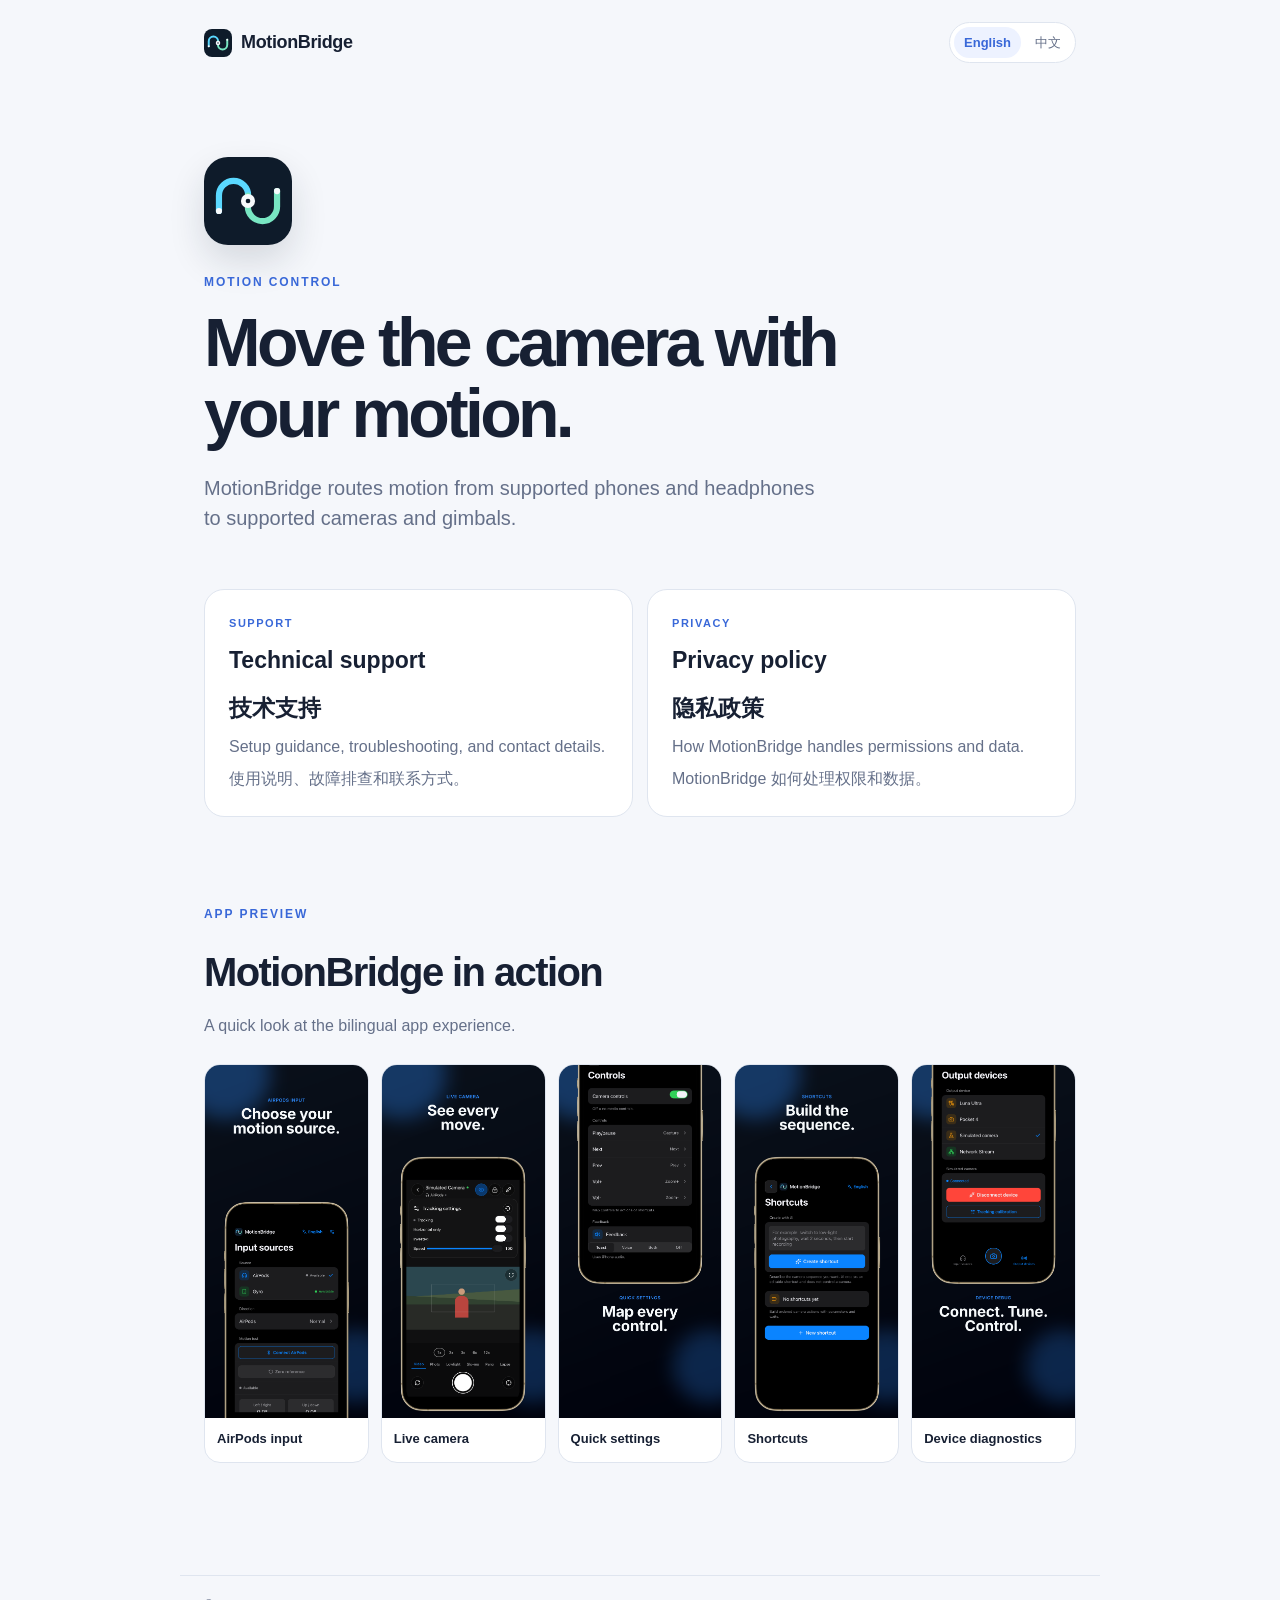
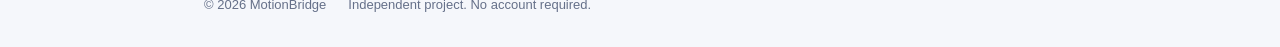
<file: index.html>
<!doctype html>
<html lang="en">
  <head>
    <meta charset="utf-8" />
    <meta name="viewport" content="width=device-width, initial-scale=1" />
    <meta name="description" content="MotionBridge support and privacy information." />
    <title>MotionBridge</title>
    <link rel="stylesheet" href="./assets/site.css" />
  </head>
  <body>
    <header class="site-header">
      <a class="brand" href="./"><img class="brand-mark" src="./assets/motionbridge-icon.svg" alt="" />MotionBridge</a>
      <div class="language-switcher" aria-label="Language">
        <button type="button" data-language="en">English</button>
        <button type="button" data-language="zh">中文</button>
      </div>
    </header>

    <main class="shell hero">
      <div class="hero-brand"><img src="./assets/motionbridge-icon.svg" alt="MotionBridge logo" /></div>
      <p class="eyebrow">MOTION CONTROL</p>
      <div data-lang="en">
        <h1>Move the camera with your motion.</h1>
        <p class="lead">MotionBridge routes motion from supported phones and headphones to supported cameras and gimbals.</p>
      </div>
      <div data-lang="zh" hidden>
        <h1>用动作控制相机。</h1>
        <p class="lead">MotionBridge 将支持的手机和耳机动作，传递给支持的相机和云台。</p>
      </div>

      <div class="link-grid">
        <a class="card" href="./support.html">
          <span class="card-kicker">SUPPORT</span>
          <span data-lang="en" class="card-title">Technical support</span>
          <span data-lang="zh" hidden class="card-title">技术支持</span>
          <span data-lang="en" class="card-copy">Setup guidance, troubleshooting, and contact details.</span>
          <span data-lang="zh" hidden class="card-copy">使用说明、故障排查和联系方式。</span>
        </a>
        <a class="card" href="./privacy.html">
          <span class="card-kicker">PRIVACY</span>
          <span data-lang="en" class="card-title">Privacy policy</span>
          <span data-lang="zh" hidden class="card-title">隐私政策</span>
          <span data-lang="en" class="card-copy">How MotionBridge handles permissions and data.</span>
          <span data-lang="zh" hidden class="card-copy">MotionBridge 如何处理权限和数据。</span>
        </a>
      </div>

      <section class="poster-section" data-lang="en">
        <div class="section-heading">
          <p class="eyebrow">APP PREVIEW</p>
          <h2>MotionBridge in action</h2>
          <p class="section-copy">A quick look at the bilingual app experience.</p>
        </div>
        <div class="poster-grid">
          <a class="poster-card" href="./assets/posters/en/01-airpods-input.png" target="_blank" rel="noreferrer"><img src="./assets/posters/en/01-airpods-input.png" alt="AirPods motion input" loading="lazy" /><span>AirPods input</span></a>
          <a class="poster-card" href="./assets/posters/en/02-live-camera.png" target="_blank" rel="noreferrer"><img src="./assets/posters/en/02-live-camera.png" alt="Live camera control" loading="lazy" /><span>Live camera</span></a>
          <a class="poster-card" href="./assets/posters/en/03-quick-settings.png" target="_blank" rel="noreferrer"><img src="./assets/posters/en/03-quick-settings.png" alt="Quick settings" loading="lazy" /><span>Quick settings</span></a>
          <a class="poster-card" href="./assets/posters/en/04-shortcuts.png" target="_blank" rel="noreferrer"><img src="./assets/posters/en/04-shortcuts.png" alt="Camera shortcuts" loading="lazy" /><span>Shortcuts</span></a>
          <a class="poster-card" href="./assets/posters/en/05-device-debug.png" target="_blank" rel="noreferrer"><img src="./assets/posters/en/05-device-debug.png" alt="Device diagnostics" loading="lazy" /><span>Device diagnostics</span></a>
        </div>
      </section>
      <section class="poster-section" data-lang="zh" hidden>
        <div class="section-heading">
          <p class="eyebrow">应用预览</p>
          <h2>MotionBridge 使用场景</h2>
          <p class="section-copy">快速了解双语应用体验。</p>
        </div>
        <div class="poster-grid">
          <a class="poster-card" href="./assets/posters/zh-CN/01-airpods-input.png" target="_blank" rel="noreferrer"><img src="./assets/posters/zh-CN/01-airpods-input.png" alt="AirPods 动作输入" loading="lazy" /><span>AirPods 输入</span></a>
          <a class="poster-card" href="./assets/posters/zh-CN/02-live-camera.png" target="_blank" rel="noreferrer"><img src="./assets/posters/zh-CN/02-live-camera.png" alt="实时相机控制" loading="lazy" /><span>实时相机</span></a>
          <a class="poster-card" href="./assets/posters/zh-CN/03-quick-settings.png" target="_blank" rel="noreferrer"><img src="./assets/posters/zh-CN/03-quick-settings.png" alt="快捷设置" loading="lazy" /><span>快捷设置</span></a>
          <a class="poster-card" href="./assets/posters/zh-CN/04-shortcuts.png" target="_blank" rel="noreferrer"><img src="./assets/posters/zh-CN/04-shortcuts.png" alt="相机快捷指令" loading="lazy" /><span>快捷指令</span></a>
          <a class="poster-card" href="./assets/posters/zh-CN/05-device-debug.png" target="_blank" rel="noreferrer"><img src="./assets/posters/zh-CN/05-device-debug.png" alt="设备诊断" loading="lazy" /><span>设备诊断</span></a>
        </div>
      </section>
    </main>

    <footer class="site-footer shell">
      <span>© 2026 MotionBridge</span>
      <span data-lang="en">Independent project. No account required.</span>
      <span data-lang="zh" hidden>独立项目，无需注册账号。</span>
    </footer>

    <script src="./assets/site.js"></script>
  </body>
</html>
</file>
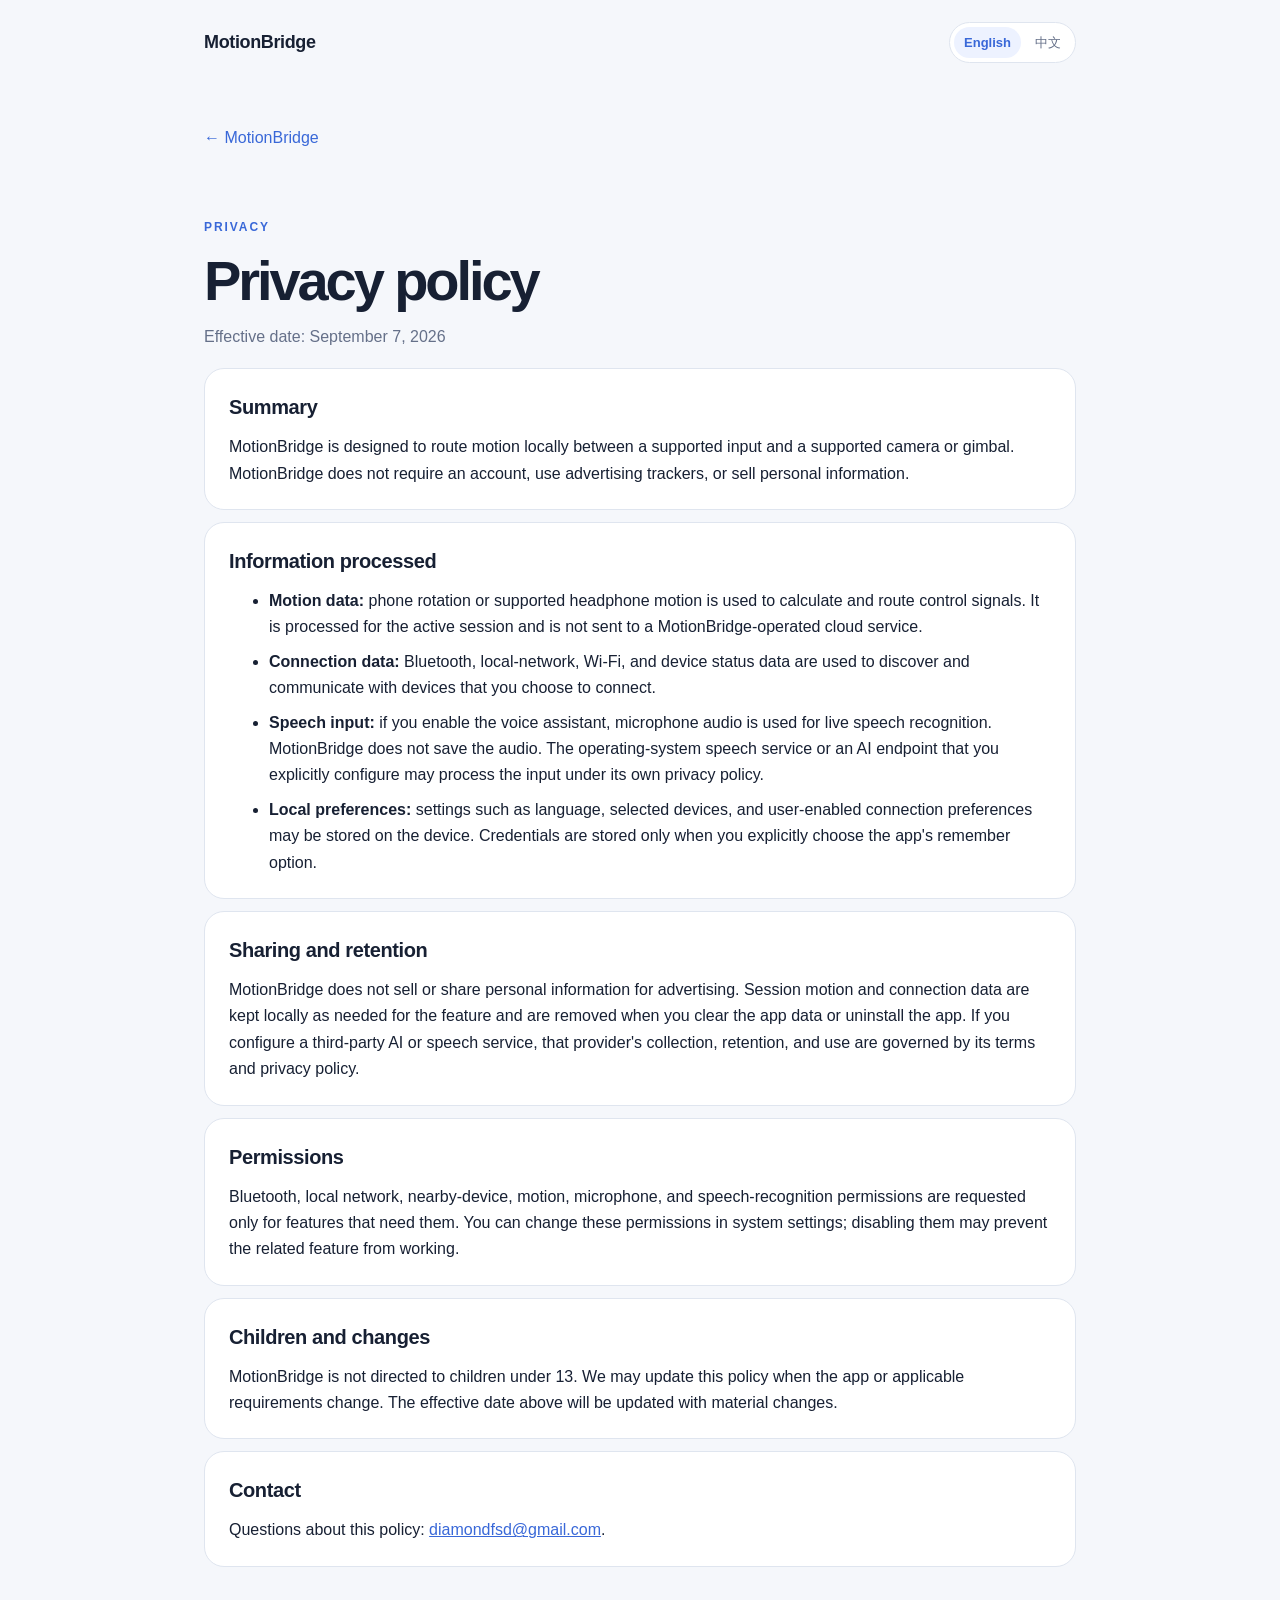
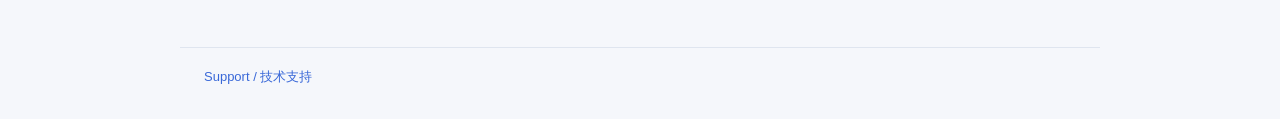
<file: privacy.html>
<!doctype html>
<html lang="en">
  <head>
    <meta charset="utf-8" />
    <meta name="viewport" content="width=device-width, initial-scale=1" />
    <meta name="description" content="MotionBridge privacy policy." />
    <title>MotionBridge · Privacy</title>
    <link rel="stylesheet" href="./assets/site.css" />
  </head>
  <body>
    <header class="site-header">
      <a class="brand" href="./">MotionBridge</a>
      <div class="language-switcher" aria-label="Language">
        <button type="button" data-language="en">English</button>
        <button type="button" data-language="zh">中文</button>
      </div>
    </header>

    <main class="shell page">
      <a class="back-link" href="./">← MotionBridge</a>
      <div data-lang="en">
        <p class="eyebrow">PRIVACY</p>
        <h1>Privacy policy</h1>
        <p class="meta">Effective date: September 7, 2026</p>
        <section class="panel">
          <h2>Summary</h2>
          <p>MotionBridge is designed to route motion locally between a supported input and a supported camera or gimbal. MotionBridge does not require an account, use advertising trackers, or sell personal information.</p>
        </section>
        <section class="panel">
          <h2>Information processed</h2>
          <ul>
            <li><strong>Motion data:</strong> phone rotation or supported headphone motion is used to calculate and route control signals. It is processed for the active session and is not sent to a MotionBridge-operated cloud service.</li>
            <li><strong>Connection data:</strong> Bluetooth, local-network, Wi-Fi, and device status data are used to discover and communicate with devices that you choose to connect.</li>
            <li><strong>Speech input:</strong> if you enable the voice assistant, microphone audio is used for live speech recognition. MotionBridge does not save the audio. The operating-system speech service or an AI endpoint that you explicitly configure may process the input under its own privacy policy.</li>
            <li><strong>Local preferences:</strong> settings such as language, selected devices, and user-enabled connection preferences may be stored on the device. Credentials are stored only when you explicitly choose the app's remember option.</li>
          </ul>
        </section>
        <section class="panel">
          <h2>Sharing and retention</h2>
          <p>MotionBridge does not sell or share personal information for advertising. Session motion and connection data are kept locally as needed for the feature and are removed when you clear the app data or uninstall the app. If you configure a third-party AI or speech service, that provider's collection, retention, and use are governed by its terms and privacy policy.</p>
        </section>
        <section class="panel">
          <h2>Permissions</h2>
          <p>Bluetooth, local network, nearby-device, motion, microphone, and speech-recognition permissions are requested only for features that need them. You can change these permissions in system settings; disabling them may prevent the related feature from working.</p>
        </section>
        <section class="panel">
          <h2>Children and changes</h2>
          <p>MotionBridge is not directed to children under 13. We may update this policy when the app or applicable requirements change. The effective date above will be updated with material changes.</p>
        </section>
        <section class="panel">
          <h2>Contact</h2>
          <p>Questions about this policy: <a href="mailto:diamondfsd@gmail.com?subject=MotionBridge%20privacy">diamondfsd@gmail.com</a>.</p>
        </section>
      </div>
      <div data-lang="zh" hidden>
        <p class="eyebrow">隐私</p>
        <h1>隐私政策</h1>
        <p class="meta">生效日期：2026 年 9 月 7 日</p>
        <section class="panel">
          <h2>摘要</h2>
          <p>MotionBridge 用于在支持的输入设备与相机或云台之间本地传递动作数据。MotionBridge 不要求注册账号，不使用广告追踪器，也不会出售个人信息。</p>
        </section>
        <section class="panel">
          <h2>处理的信息</h2>
          <ul>
            <li><strong>动作数据：</strong>使用手机旋转数据或支持的耳机动作数据计算并传递控制信号。在当前会话中处理，不会发送到 MotionBridge 运营的云服务。</li>
            <li><strong>连接数据：</strong>使用蓝牙、本地网络、Wi-Fi 和设备状态数据，发现并连接你主动选择的设备。</li>
            <li><strong>语音输入：</strong>启用语音助手后，麦克风音频用于实时语音识别。MotionBridge 不保存音频。操作系统语音服务或你主动配置的 AI 服务可能根据其自身隐私政策处理相关输入。</li>
            <li><strong>本地偏好：</strong>语言、已选设备和用户启用的连接偏好等设置可能保存在设备上。只有在你明确选择记住时，连接凭据才会保存。</li>
          </ul>
        </section>
        <section class="panel">
          <h2>共享与保留</h2>
          <p>MotionBridge 不会为广告目的出售或共享个人信息。会话动作数据和连接数据按功能需要保存在本地；清除应用数据或卸载应用后会移除这些数据。如果你配置第三方 AI 或语音服务，相关数据的收集、保留和使用由该服务的条款与隐私政策约束。</p>
        </section>
        <section class="panel">
          <h2>权限</h2>
          <p>蓝牙、本地网络、附近设备、运动、麦克风和语音识别权限，仅在对应功能需要时请求。你可以在系统设置中修改权限；关闭权限可能导致相关功能不可用。</p>
        </section>
        <section class="panel">
          <h2>儿童与政策变更</h2>
          <p>MotionBridge 不面向 13 岁以下儿童。应用功能或适用要求变化时，我们可能更新本政策；发生重大变化时会更新上方生效日期。</p>
        </section>
        <section class="panel">
          <h2>联系方式</h2>
          <p>如对本政策有疑问，请发送邮件至 <a href="mailto:diamondfsd@gmail.com?subject=MotionBridge%20%E9%9A%90%E7%A7%81">diamondfsd@gmail.com</a>。</p>
        </section>
      </div>
    </main>

    <footer class="site-footer shell">
      <a href="./support.html">Support / 技术支持</a>
    </footer>
    <script src="./assets/site.js"></script>
  </body>
</html>
</file>
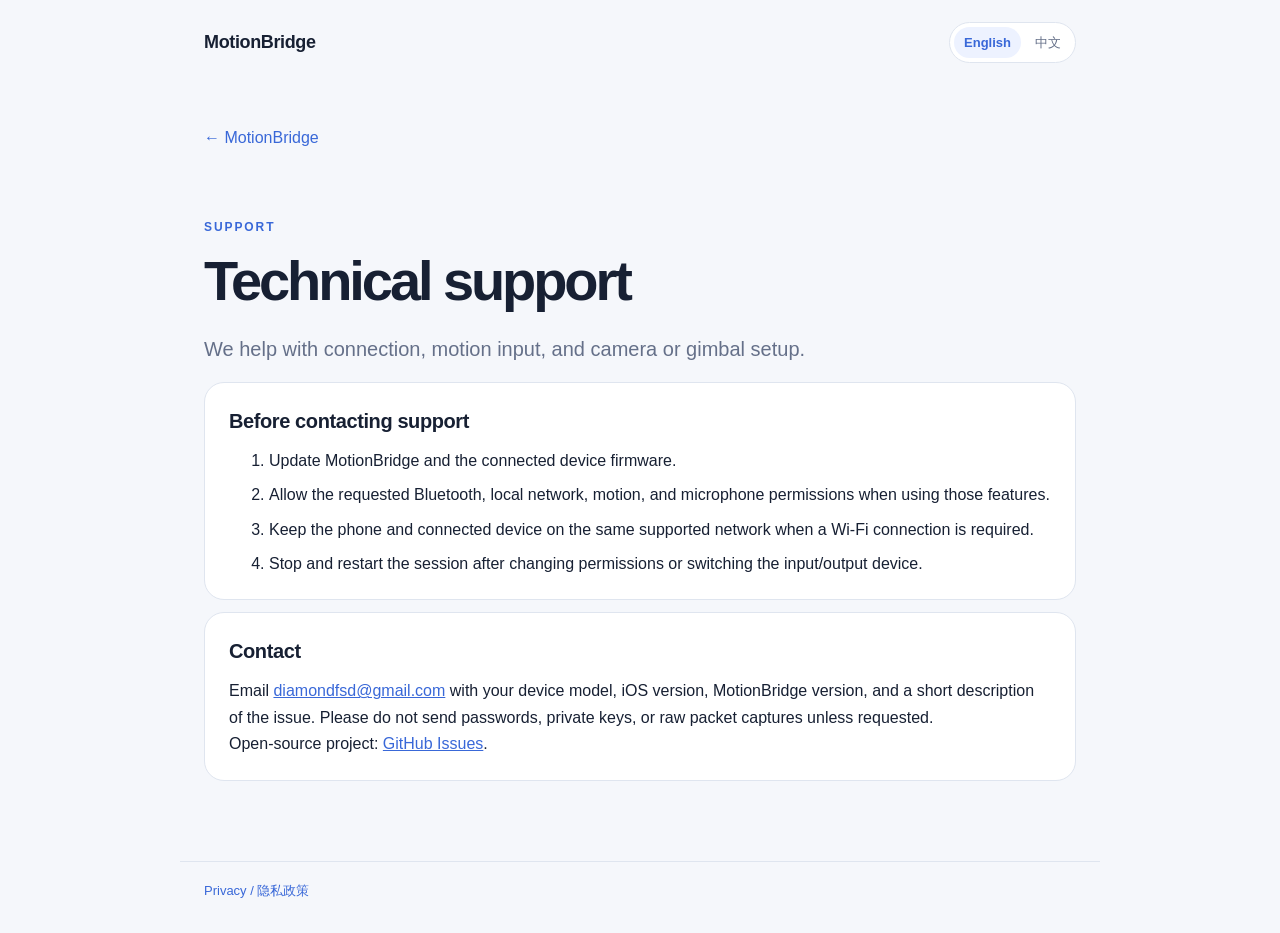
<file: support.html>
<!doctype html>
<html lang="en">
  <head>
    <meta charset="utf-8" />
    <meta name="viewport" content="width=device-width, initial-scale=1" />
    <meta name="description" content="MotionBridge technical support." />
    <title>MotionBridge · Support</title>
    <link rel="stylesheet" href="./assets/site.css" />
  </head>
  <body>
    <header class="site-header">
      <a class="brand" href="./">MotionBridge</a>
      <div class="language-switcher" aria-label="Language">
        <button type="button" data-language="en">English</button>
        <button type="button" data-language="zh">中文</button>
      </div>
    </header>

    <main class="shell page">
      <a class="back-link" href="./">← MotionBridge</a>
      <div data-lang="en">
        <p class="eyebrow">SUPPORT</p>
        <h1>Technical support</h1>
        <p class="lead">We help with connection, motion input, and camera or gimbal setup.</p>
        <section class="panel">
          <h2>Before contacting support</h2>
          <ol>
            <li>Update MotionBridge and the connected device firmware.</li>
            <li>Allow the requested Bluetooth, local network, motion, and microphone permissions when using those features.</li>
            <li>Keep the phone and connected device on the same supported network when a Wi-Fi connection is required.</li>
            <li>Stop and restart the session after changing permissions or switching the input/output device.</li>
          </ol>
        </section>
        <section class="panel">
          <h2>Contact</h2>
          <p>Email <a href="mailto:diamondfsd@gmail.com?subject=MotionBridge%20support">diamondfsd@gmail.com</a> with your device model, iOS version, MotionBridge version, and a short description of the issue. Please do not send passwords, private keys, or raw packet captures unless requested.</p>
          <p>Open-source project: <a href="https://github.com/diamondfsd/motionbridge-pages/issues">GitHub Issues</a>.</p>
        </section>
      </div>
      <div data-lang="zh" hidden>
        <p class="eyebrow">技术支持</p>
        <h1>技术支持</h1>
        <p class="lead">我们可以协助排查连接、动作输入以及相机或云台配置问题。</p>
        <section class="panel">
          <h2>联系支持前</h2>
          <ol>
            <li>更新 MotionBridge 和已连接设备的固件。</li>
            <li>使用相关功能时，允许所需的蓝牙、本地网络、运动和麦克风权限。</li>
            <li>需要 Wi-Fi 连接时，让手机和设备处于支持的同一网络中。</li>
            <li>修改权限或切换输入/输出设备后，停止并重新开始会话。</li>
          </ol>
        </section>
        <section class="panel">
          <h2>联系方式</h2>
          <p>请发送邮件至 <a href="mailto:diamondfsd@gmail.com?subject=MotionBridge%20%E6%8A%80%E6%9C%AF%E6%94%AF%E6%8C%81">diamondfsd@gmail.com</a>，并提供设备型号、iOS 版本、MotionBridge 版本和问题简述。请不要发送密码、私钥或原始数据包，除非支持人员明确要求。</p>
          <p>开源项目：<a href="https://github.com/diamondfsd/motionbridge-pages/issues">GitHub Issues</a>。</p>
        </section>
      </div>
    </main>

    <footer class="site-footer shell">
      <a href="./privacy.html">Privacy / 隐私政策</a>
    </footer>
    <script src="./assets/site.js"></script>
  </body>
</html>
</file>
<file: assets/site.css>
:root {
  color-scheme: light;
  --ink: #172033;
  --muted: #657089;
  --line: #dfe5ef;
  --surface: #ffffff;
  --wash: #f5f7fb;
  --accent: #3968d8;
  --accent-wash: #edf2ff;
}

* { box-sizing: border-box; }

body {
  margin: 0;
  background: var(--wash);
  color: var(--ink);
  font: 16px/1.65 -apple-system, BlinkMacSystemFont, "Segoe UI", sans-serif;
}

a { color: var(--accent); }

.shell { max-width: 920px; margin: 0 auto; padding-left: 24px; padding-right: 24px; }

.site-header {
  display: flex;
  align-items: center;
  justify-content: space-between;
  max-width: 920px;
  margin: 0 auto;
  padding: 22px 24px;
}

.brand { display: inline-flex; align-items: center; gap: 9px; color: var(--ink); font-size: 18px; font-weight: 750; text-decoration: none; letter-spacing: -0.02em; }
.brand-mark { width: 28px; height: 28px; border-radius: 8px; }

.language-switcher { display: flex; gap: 4px; padding: 4px; border: 1px solid var(--line); border-radius: 999px; background: var(--surface); }
.language-switcher button { border: 0; border-radius: 999px; background: transparent; color: var(--muted); cursor: pointer; padding: 5px 10px; font: inherit; font-size: 13px; }
.language-switcher button[aria-pressed="true"] { background: var(--accent-wash); color: var(--accent); font-weight: 700; }

.hero { padding-top: 72px; padding-bottom: 112px; }
.hero-brand { margin-bottom: 28px; }
.hero-brand img { display: block; width: 88px; height: 88px; border-radius: 24px; box-shadow: 0 16px 36px rgba(23, 32, 51, .14); }
.page { padding-top: 40px; padding-bottom: 80px; }
.eyebrow { color: var(--accent); font-size: 12px; font-weight: 800; letter-spacing: .16em; margin: 0 0 14px; }
h1 { max-width: 720px; margin: 0; font-size: clamp(38px, 7vw, 68px); line-height: 1.04; letter-spacing: -0.055em; }
.page h1 { font-size: clamp(36px, 6vw, 56px); }
.lead { max-width: 620px; color: var(--muted); font-size: 20px; line-height: 1.5; margin: 24px 0 0; }
.meta { color: var(--muted); margin-top: 14px; }

.link-grid { display: grid; grid-template-columns: repeat(2, minmax(0, 1fr)); gap: 14px; margin-top: 56px; }
.card, .panel { border: 1px solid var(--line); border-radius: 20px; background: var(--surface); }
.card { display: flex; min-height: 190px; flex-direction: column; justify-content: flex-end; padding: 24px; color: var(--ink); text-decoration: none; transition: border-color .2s, transform .2s; }
.card:hover { border-color: var(--accent); transform: translateY(-2px); }
.card-kicker { color: var(--accent); font-size: 11px; font-weight: 800; letter-spacing: .14em; }
.card-title { display: block; font-size: 23px; font-weight: 750; margin-top: 10px; }
.card-copy { display: block; color: var(--muted); margin-top: 6px; }

.poster-section { margin-top: 88px; }
.section-heading h2 { margin: 0; font-size: clamp(28px, 4vw, 40px); letter-spacing: -0.04em; }
.section-copy { color: var(--muted); margin: 8px 0 0; }
.poster-grid { display: grid; grid-template-columns: repeat(5, minmax(0, 1fr)); gap: 12px; margin-top: 24px; }
.poster-card { overflow: hidden; border: 1px solid var(--line); border-radius: 16px; background: var(--surface); color: var(--ink); text-decoration: none; transition: border-color .2s, transform .2s; }
.poster-card:hover { border-color: var(--accent); transform: translateY(-2px); }
.poster-card img { display: block; width: 100%; aspect-ratio: 1320 / 2868; object-fit: cover; background: #e8edf5; }
.poster-card span { display: block; padding: 10px 12px 12px; font-size: 13px; font-weight: 700; }

.back-link { display: inline-block; margin-bottom: 56px; text-decoration: none; }
.page > div:not([hidden]) { margin-top: 10px; }
.panel { margin-top: 18px; padding: 22px 24px; }
.panel h2 { margin: 0 0 10px; font-size: 20px; letter-spacing: -0.02em; }
.panel p, .panel ul, .panel ol { margin: 0; }
.panel + .panel { margin-top: 12px; }
.panel li + li { margin-top: 8px; }

.site-footer { display: flex; flex-wrap: wrap; gap: 12px 22px; border-top: 1px solid var(--line); color: var(--muted); font-size: 13px; padding-top: 18px; padding-bottom: 32px; }
.site-footer a { text-decoration: none; }

@media (max-width: 640px) {
  .hero { padding-top: 48px; padding-bottom: 80px; }
  .hero-brand img { width: 72px; height: 72px; border-radius: 20px; }
  .link-grid { grid-template-columns: 1fr; margin-top: 40px; }
  .card { min-height: 150px; }
  .poster-section { margin-top: 64px; }
  .poster-grid { grid-template-columns: repeat(2, minmax(0, 1fr)); }
  .page { padding-top: 24px; }
  .back-link { margin-bottom: 40px; }
}
</file>
